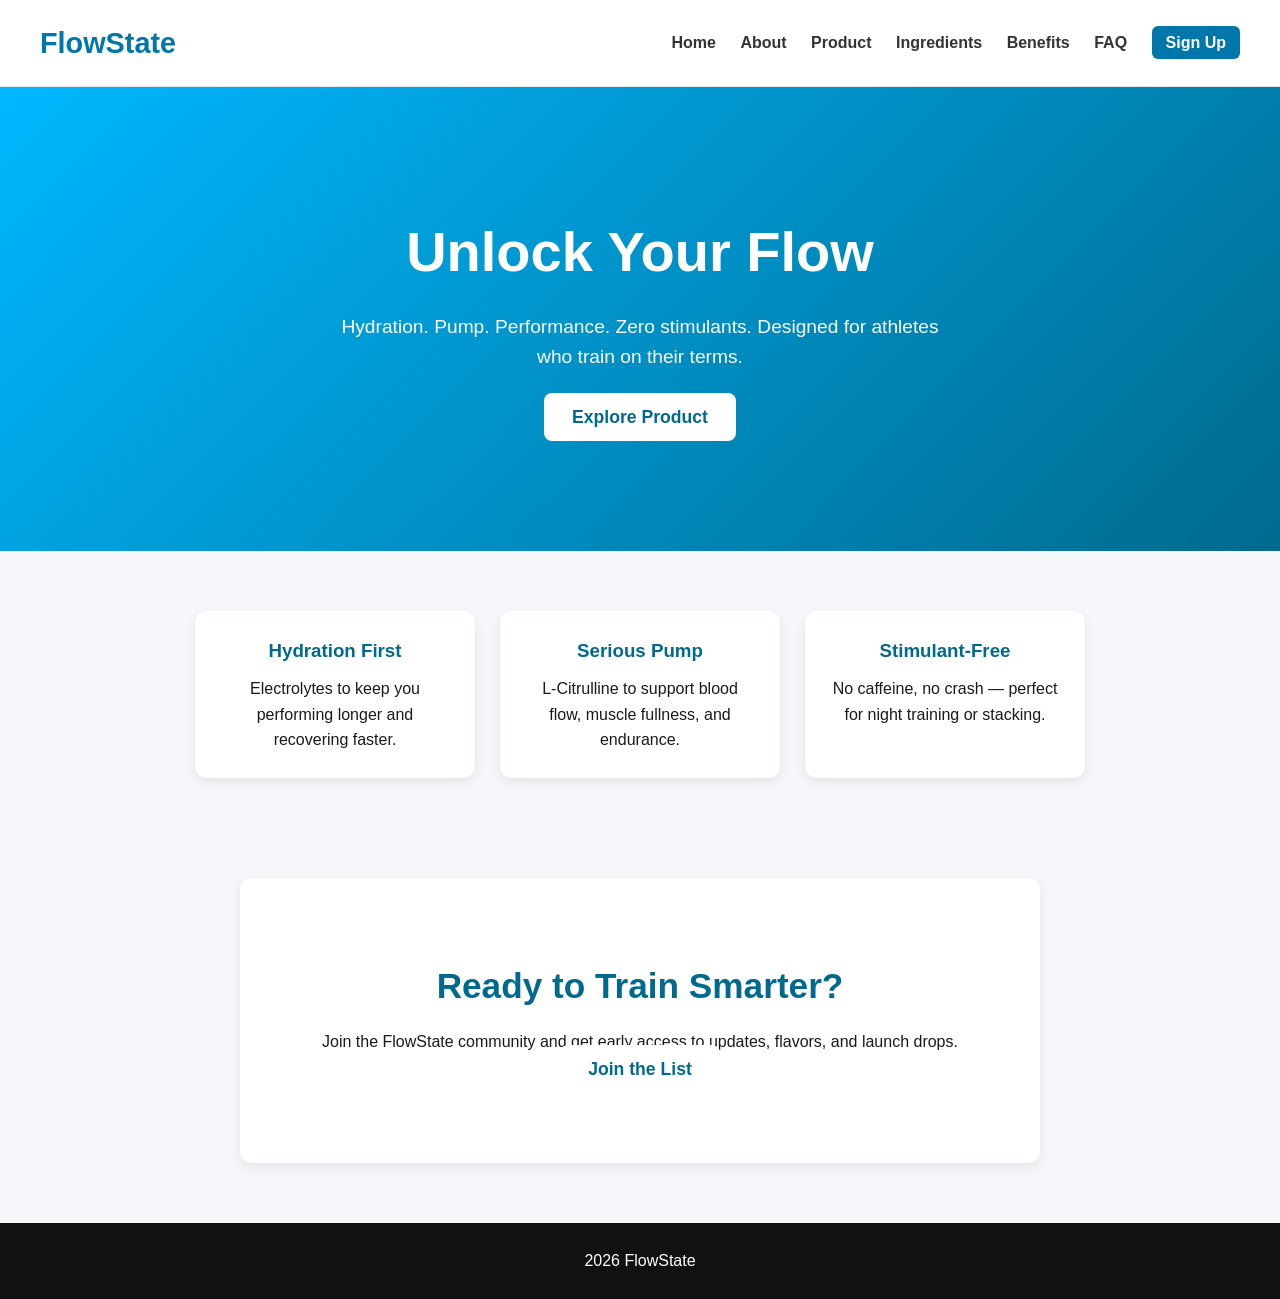
<file: index.html>
<!DOCTYPE html>
<html lang="en">
<head>
  <meta charset="UTF-8">
  <meta name="viewport" content="width=device-width, initial-scale=1.0">
  <title>FlowState – Stimulant-Free Performance</title>
  <link rel="stylesheet" href="styles.css">
</head>

<body>

<header>
  <nav class="nav">
    <h2 class="logo">FlowState</h2>
    <div class="nav-links">
      <a href="index.html">Home</a>
      <a href="about.html">About</a>
      <a href="product.html">Product</a>
      <a href="ingredients.html">Ingredients</a>
      <a href="benefits.html">Benefits</a>
      <a href="faq.html">FAQ</a>
      <a href="contact.html" class="btn-small">Sign Up</a>
    </div>
  </nav>
</header>

<section class="hero">
  <div class="hero-content">
    <h1>Unlock Your Flow</h1>
    <p>Hydration. Pump. Performance. Zero stimulants. Designed for athletes who train on their terms.</p>
    <a href="product.html" class="btn">Explore Product</a>
  </div>
</section>

<section class="features">
  <div class="feature-card">
    <h3>Hydration First</h3>
    <p>Electrolytes to keep you performing longer and recovering faster.</p>
  </div>

  <div class="feature-card">
    <h3>Serious Pump</h3>
    <p>L‑Citrulline to support blood flow, muscle fullness, and endurance.</p>
  </div>

  <div class="feature-card">
    <h3>Stimulant‑Free</h3>
    <p>No caffeine, no crash — perfect for night training or stacking.</p>
  </div>
</section>

<section class="cta">
  <h2>Ready to Train Smarter?</h2>
  <p>Join the FlowState community and get early access to updates, flavors, and launch drops.</p>
  <a href="contact.html" class="btn">Join the List</a>
</section>

<footer>
  <p>2026 FlowState <p>
</footer>

</body>
</html>
</file>
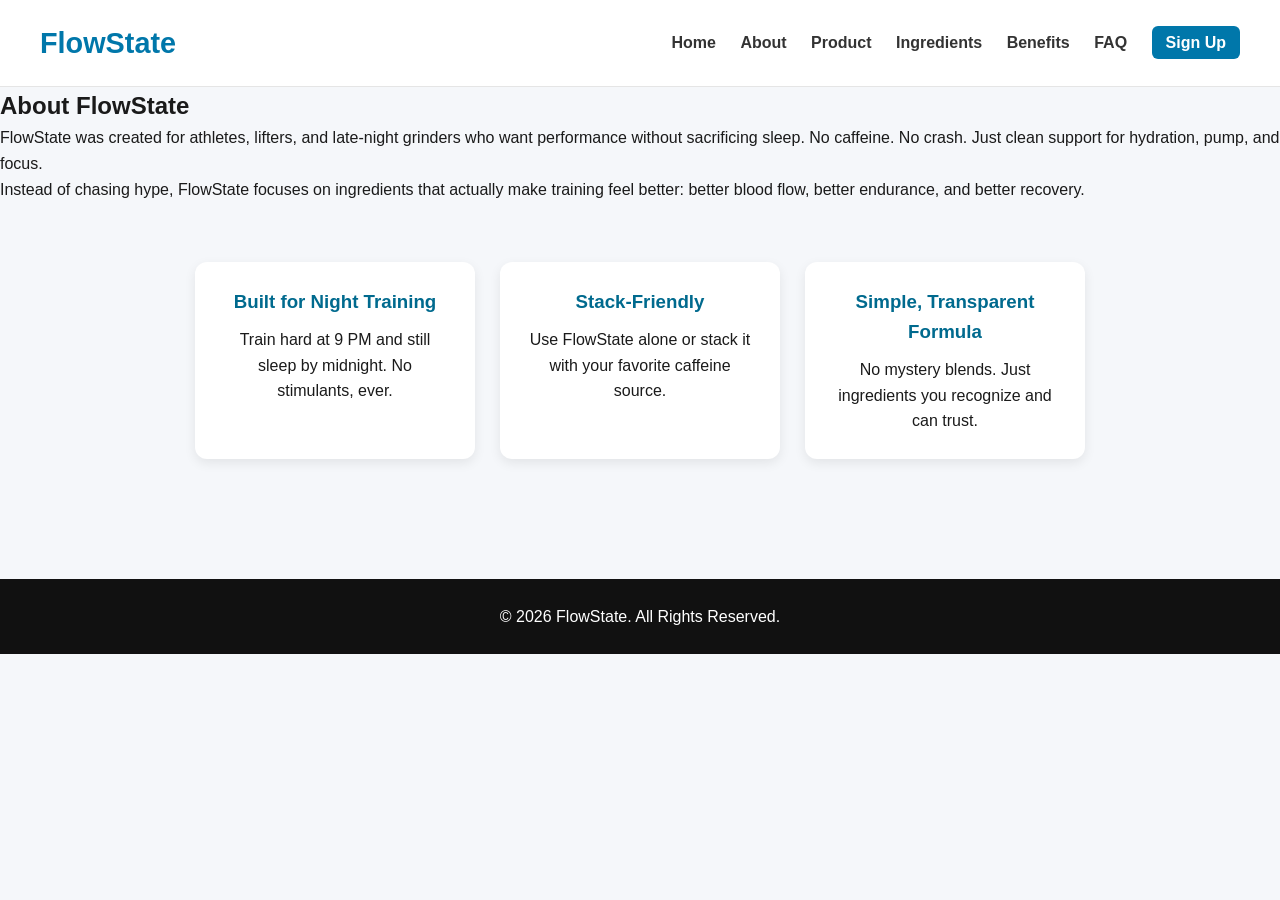
<file: about.html>
<!DOCTYPE html>
<html lang="en">
<head>
  <meta charset="UTF-8">
  <meta name="viewport" content="width=device-width, initial-scale=1.0">
  <title>About – FlowState</title>
  <link rel="stylesheet" href="styles.css">
</head>
<body>

<header>
  <nav class="nav">
    <h2 class="logo">FlowState</h2>
    <div class="nav-links">
      <a href="index.html">Home</a>
      <a href="about.html">About</a>
      <a href="product.html">Product</a>
      <a href="ingredients.html">Ingredients</a>
      <a href="benefits.html">Benefits</a>
      <a href="faq.html">FAQ</a>
      <a href="contact.html" class="btn-small">Sign Up</a>
    </div>
  </nav>
</header>

<section class="page-section">
  <h1>About FlowState</h1>
  <p>FlowState was created for athletes, lifters, and late‑night grinders who want performance without sacrificing sleep. No caffeine. No crash. Just clean support for hydration, pump, and focus.</p>
  <p>Instead of chasing hype, FlowState focuses on ingredients that actually make training feel better: better blood flow, better endurance, and better recovery.</p>
</section>

<section class="features">
  <div class="feature-card">
    <h3>Built for Night Training</h3>
    <p>Train hard at 9 PM and still sleep by midnight. No stimulants, ever.</p>
  </div>
  <div class="feature-card">
    <h3>Stack‑Friendly</h3>
    <p>Use FlowState alone or stack it with your favorite caffeine source.</p>
  </div>
  <div class="feature-card">
    <h3>Simple, Transparent Formula</h3>
    <p>No mystery blends. Just ingredients you recognize and can trust.</p>
  </div>
</section>

<footer>
  <p>© 2026 FlowState. All Rights Reserved.</p>
</footer>

</body>
</html>
</file>
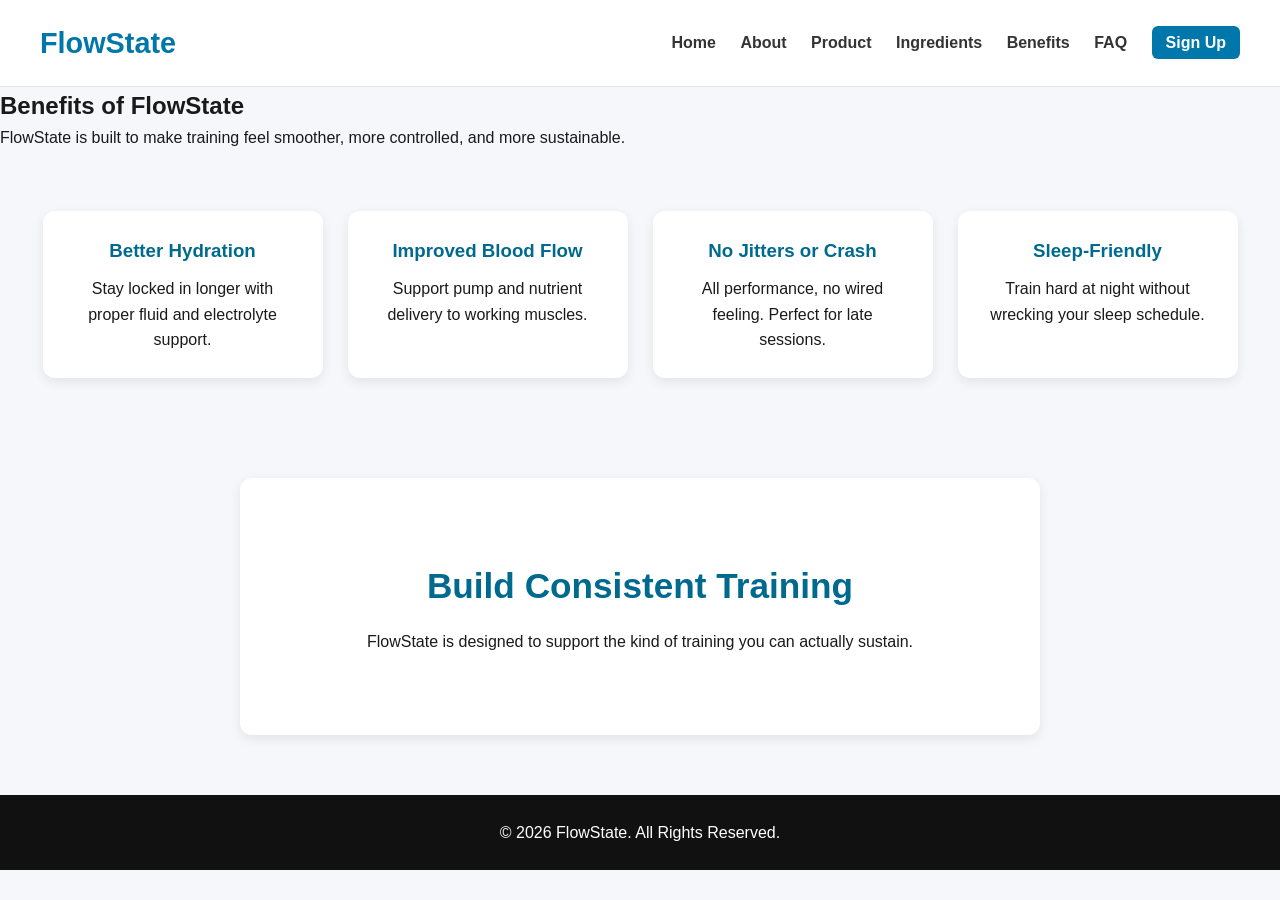
<file: benefits.html>
<!DOCTYPE html>
<html lang="en">
<head>
  <meta charset="UTF-8">
  <meta name="viewport" content="width=device-width, initial-scale=1.0">
  <title>Benefits – FlowState</title>
  <link rel="stylesheet" href="styles.css">
</head>
<body>

<header>
  <nav class="nav">
    <h2 class="logo">FlowState</h2>
    <div class="nav-links">
      <a href="index.html">Home</a>
      <a href="about.html">About</a>
      <a href="product.html">Product</a>
      <a href="ingredients.html">Ingredients</a>
      <a href="benefits.html">Benefits</a>
      <a href="faq.html">FAQ</a>
      <a href="contact.html" class="btn-small">Sign Up</a>
    </div>
  </nav>
</header>

<section class="page-section">
  <h1>Benefits of FlowState</h1>
  <p>FlowState is built to make training feel smoother, more controlled, and more sustainable.</p>
</section>

<section class="features">
  <div class="feature-card">
    <h3>Better Hydration</h3>
    <p>Stay locked in longer with proper fluid and electrolyte support.</p>
  </div>
  <div class="feature-card">
    <h3>Improved Blood Flow</h3>
    <p>Support pump and nutrient delivery to working muscles.</p>
  </div>
  <div class="feature-card">
    <h3>No Jitters or Crash</h3>
    <p>All performance, no wired feeling. Perfect for late sessions.</p>
  </div>
  <div class="feature-card">
    <h3>Sleep‑Friendly</h3>
    <p>Train hard at night without wrecking your sleep schedule.</p>
  </div>
</section>

<section class="cta">
  <h2>Build Consistent Training</h2>
  <p>FlowState is designed to support the kind of training you can actually sustain.</p>
</section>

<footer>
  <p>© 2026 FlowState. All Rights Reserved.</p>
</footer>

</body>
</html>
</file>
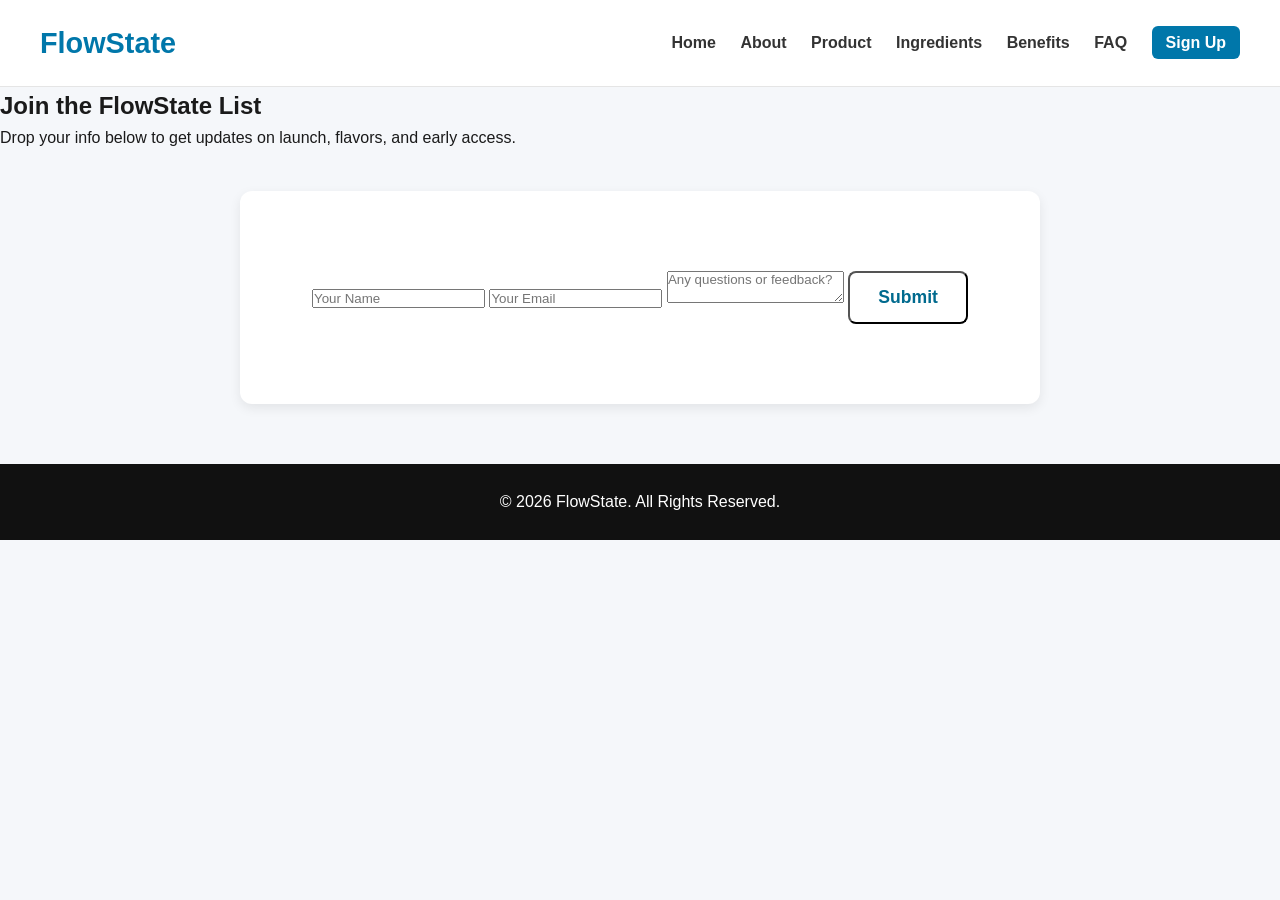
<file: contact.html>
<!DOCTYPE html>
<html lang="en">
<head>
  <meta charset="UTF-8">
  <meta name="viewport" content="width=device-width, initial-scale=1.0">
  <title>Contact – FlowState</title>
  <link rel="stylesheet" href="styles.css">
</head>
<body>

<header>
  <nav class="nav">
    <h2 class="logo">FlowState</h2>
    <div class="nav-links">
      <a href="index.html">Home</a>
      <a href="about.html">About</a>
      <a href="product.html">Product</a>
      <a href="ingredients.html">Ingredients</a>
      <a href="benefits.html">Benefits</a>
      <a href="faq.html">FAQ</a>
      <a href="contact.html" class="btn-small">Sign Up</a>
    </div>
  </nav>
</header>

<section class="page-section">
  <h1>Join the FlowState List</h1>
  <p>Drop your info below to get updates on launch, flavors, and early access.</p>
</section>

<section class="cta">
  <form>
    <input type="text" placeholder="Your Name">
    <input type="email" placeholder="Your Email">
    <textarea placeholder="Any questions or feedback?"></textarea>
    <button type="submit" class="btn">Submit</button>
  </form>
</section>

<footer>
  <p>© 2026 FlowState. All Rights Reserved.</p>
</footer>

</body>
</html>
</file>
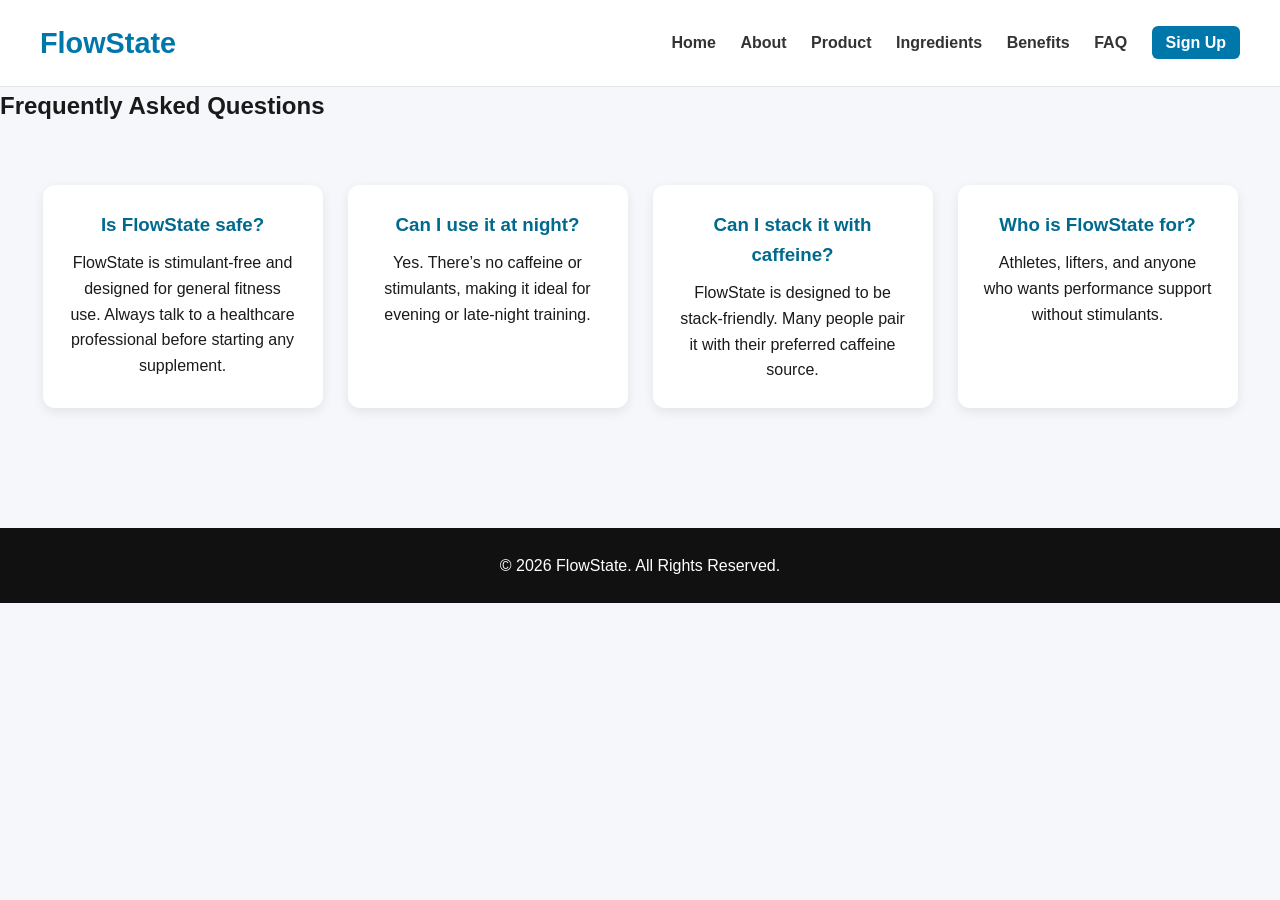
<file: faq.html>
<!DOCTYPE html>
<html lang="en">
<head>
  <meta charset="UTF-8">
  <meta name="viewport" content="width=device-width, initial-scale=1.0">
  <title>FAQ – FlowState</title>
  <link rel="stylesheet" href="styles.css">
</head>
<body>

<header>
  <nav class="nav">
    <h2 class="logo">FlowState</h2>
    <div class="nav-links">
      <a href="index.html">Home</a>
      <a href="about.html">About</a>
      <a href="product.html">Product</a>
      <a href="ingredients.html">Ingredients</a>
      <a href="benefits.html">Benefits</a>
      <a href="faq.html">FAQ</a>
      <a href="contact.html" class="btn-small">Sign Up</a>
    </div>
  </nav>
</header>

<section class="page-section">
  <h1>Frequently Asked Questions</h1>
</section>

<section class="features">
  <div class="feature-card">
    <h3>Is FlowState safe?</h3>
    <p>FlowState is stimulant‑free and designed for general fitness use. Always talk to a healthcare professional before starting any supplement.</p>
  </div>
  <div class="feature-card">
    <h3>Can I use it at night?</h3>
    <p>Yes. There’s no caffeine or stimulants, making it ideal for evening or late‑night training.</p>
  </div>
  <div class="feature-card">
    <h3>Can I stack it with caffeine?</h3>
    <p>FlowState is designed to be stack‑friendly. Many people pair it with their preferred caffeine source.</p>
  </div>
  <div class="feature-card">
    <h3>Who is FlowState for?</h3>
    <p>Athletes, lifters, and anyone who wants performance support without stimulants.</p>
  </div>
</section>

<footer>
  <p>© 2026 FlowState. All Rights Reserved.</p>
</footer>

</body>
</html>
</file>
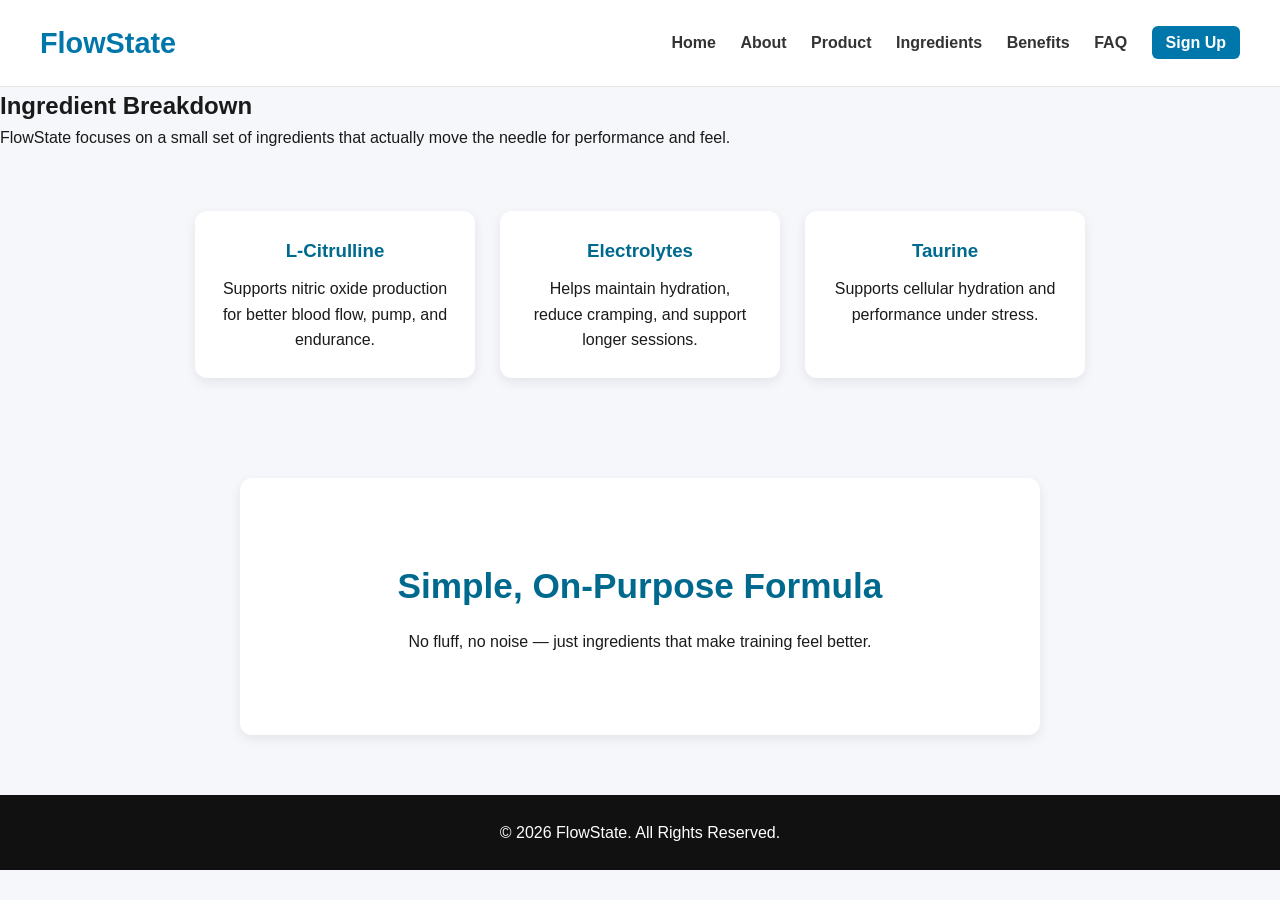
<file: ingredients.html>
<!DOCTYPE html>
<html lang="en">
<head>
  <meta charset="UTF-8">
  <meta name="viewport" content="width=device-width, initial-scale=1.0">
  <title>Ingredients – FlowState</title>
  <link rel="stylesheet" href="styles.css">
</head>
<body>

<header>
  <nav class="nav">
    <h2 class="logo">FlowState</h2>
    <div class="nav-links">
      <a href="index.html">Home</a>
      <a href="about.html">About</a>
      <a href="product.html">Product</a>
      <a href="ingredients.html">Ingredients</a>
      <a href="benefits.html">Benefits</a>
      <a href="faq.html">FAQ</a>
      <a href="contact.html" class="btn-small">Sign Up</a>
    </div>
  </nav>
</header>

<section class="page-section">
  <h1>Ingredient Breakdown</h1>
  <p>FlowState focuses on a small set of ingredients that actually move the needle for performance and feel.</p>
</section>

<section class="features">
  <div class="feature-card">
    <h3>L‑Citrulline</h3>
    <p>Supports nitric oxide production for better blood flow, pump, and endurance.</p>
  </div>
  <div class="feature-card">
    <h3>Electrolytes</h3>
    <p>Helps maintain hydration, reduce cramping, and support longer sessions.</p>
  </div>
  <div class="feature-card">
    <h3>Taurine</h3>
    <p>Supports cellular hydration and performance under stress.</p>
  </div>
</section>

<section class="cta">
  <h2>Simple, On‑Purpose Formula</h2>
  <p>No fluff, no noise — just ingredients that make training feel better.</p>
</section>

<footer>
  <p>© 2026 FlowState. All Rights Reserved.</p>
</footer>

</body>
</html>
</file>
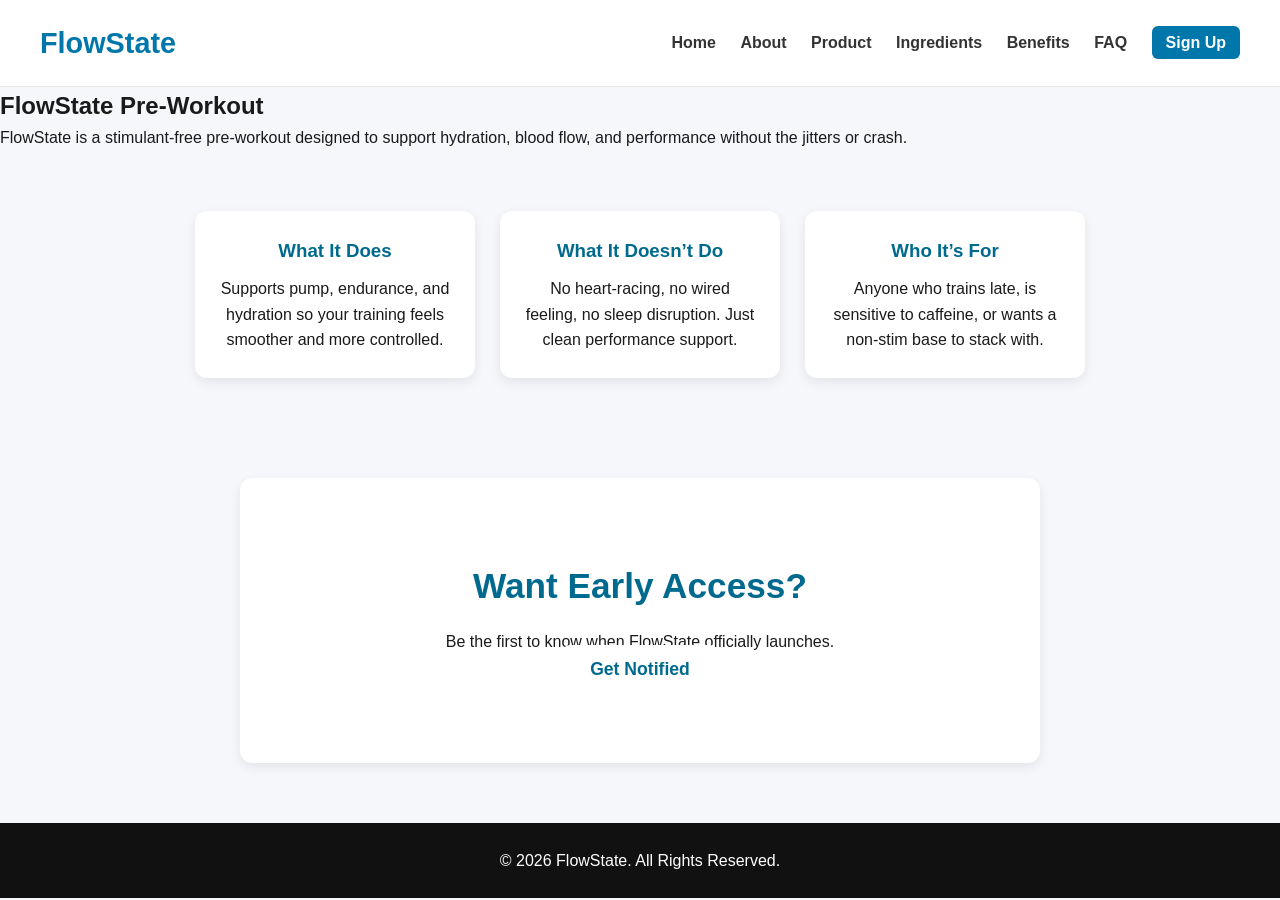
<file: product.html>
<!DOCTYPE html>
<html lang="en">
<head>
  <meta charset="UTF-8">
  <meta name="viewport" content="width=device-width, initial-scale=1.0">
  <title>Product – FlowState</title>
  <link rel="stylesheet" href="styles.css">
</head>
<body>

<header>
  <nav class="nav">
    <h2 class="logo">FlowState</h2>
    <div class="nav-links">
      <a href="index.html">Home</a>
      <a href="about.html">About</a>
      <a href="product.html">Product</a>
      <a href="ingredients.html">Ingredients</a>
      <a href="benefits.html">Benefits</a>
      <a href="faq.html">FAQ</a>
      <a href="contact.html" class="btn-small">Sign Up</a>
    </div>
  </nav>
</header>

<section class="page-section">
  <h1>FlowState Pre‑Workout</h1>
  <p>FlowState is a stimulant‑free pre‑workout designed to support hydration, blood flow, and performance without the jitters or crash.</p>
</section>

<section class="features">
  <div class="feature-card">
    <h3>What It Does</h3>
    <p>Supports pump, endurance, and hydration so your training feels smoother and more controlled.</p>
  </div>
  <div class="feature-card">
    <h3>What It Doesn’t Do</h3>
    <p>No heart‑racing, no wired feeling, no sleep disruption. Just clean performance support.</p>
  </div>
  <div class="feature-card">
    <h3>Who It’s For</h3>
    <p>Anyone who trains late, is sensitive to caffeine, or wants a non‑stim base to stack with.</p>
  </div>
</section>

<section class="cta">
  <h2>Want Early Access?</h2>
  <p>Be the first to know when FlowState officially launches.</p>
  <a href="contact.html" class="btn">Get Notified</a>
</section>

<footer>
  <p>© 2026 FlowState. All Rights Reserved.</p>
</footer>

</body>
</html>
</file>
<file: styles.css>
/* RESET */
* {
  margin: 0;
  padding: 0;
  box-sizing: border-box;
  font-family: "Inter", Arial, sans-serif;
}

body {
  background: #f5f7fa;
  color: #1a1a1a;
  line-height: 1.6;
}

/* NAVIGATION */
header {
  background: #ffffff;
  padding: 20px 40px;
  border-bottom: 1px solid #e5e5e5;
}

.nav {
  display: flex;
  justify-content: space-between;
  align-items: center;
}

.logo {
  font-size: 1.8rem;
  font-weight: 700;
  color: #0077aa;
}

.nav-links a {
  margin-left: 20px;
  text-decoration: none;
  color: #333;
  font-weight: 600;
}

.nav-links a:hover {
  color: #0077aa;
}

.btn-small {
  padding: 8px 14px;
  background: #0077aa;
  color: #fff !important;
  border-radius: 6px;
}

/* HERO */
.hero {
  background: linear-gradient(135deg, #00b7ff, #006a8e);
  color: white;
  padding: 120px 20px;
  text-align: center;
}

.hero h1 {
  font-size: 3.5rem;
  margin-bottom: 15px;
  font-weight: 800;
}

.hero p {
  font-size: 1.2rem;
  max-width: 600px;
  margin: 0 auto 30px auto;
}

.btn {
  background: white;
  color: #006a8e;
  padding: 14px 28px;
  border-radius: 8px;
  text-decoration: none;
  font-weight: 700;
  font-size: 1.1rem;
}

.btn:hover {
  background: #e6e6e6;
}

/* FEATURES */
.features {
  display: flex;
  justify-content: center;
  gap: 25px;
  padding: 60px 20px;
  flex-wrap: wrap;
}

.feature-card {
  background: white;
  padding: 25px;
  border-radius: 12px;
  width: 280px;
  text-align: center;
  box-shadow: 0 4px 12px rgba(0,0,0,0.08);
}

.feature-card h3 {
  color: #006a8e;
  margin-bottom: 10px;
}

/* CTA SECTION */
.cta {
  text-align: center;
  padding: 80px 20px;
  background: #ffffff;
  margin: 40px auto;
  border-radius: 12px;
  max-width: 800px;
  box-shadow: 0 4px 12px rgba(0,0,0,0.08);
}

.cta h2 {
  font-size: 2.2rem;
  margin-bottom: 15px;
  color: #006a8e;
}

/* FOOTER */
footer {
  text-align: center;
  padding: 25px;
  background: #111;
  color: white;
  margin-top: 60px;
}
</file>
